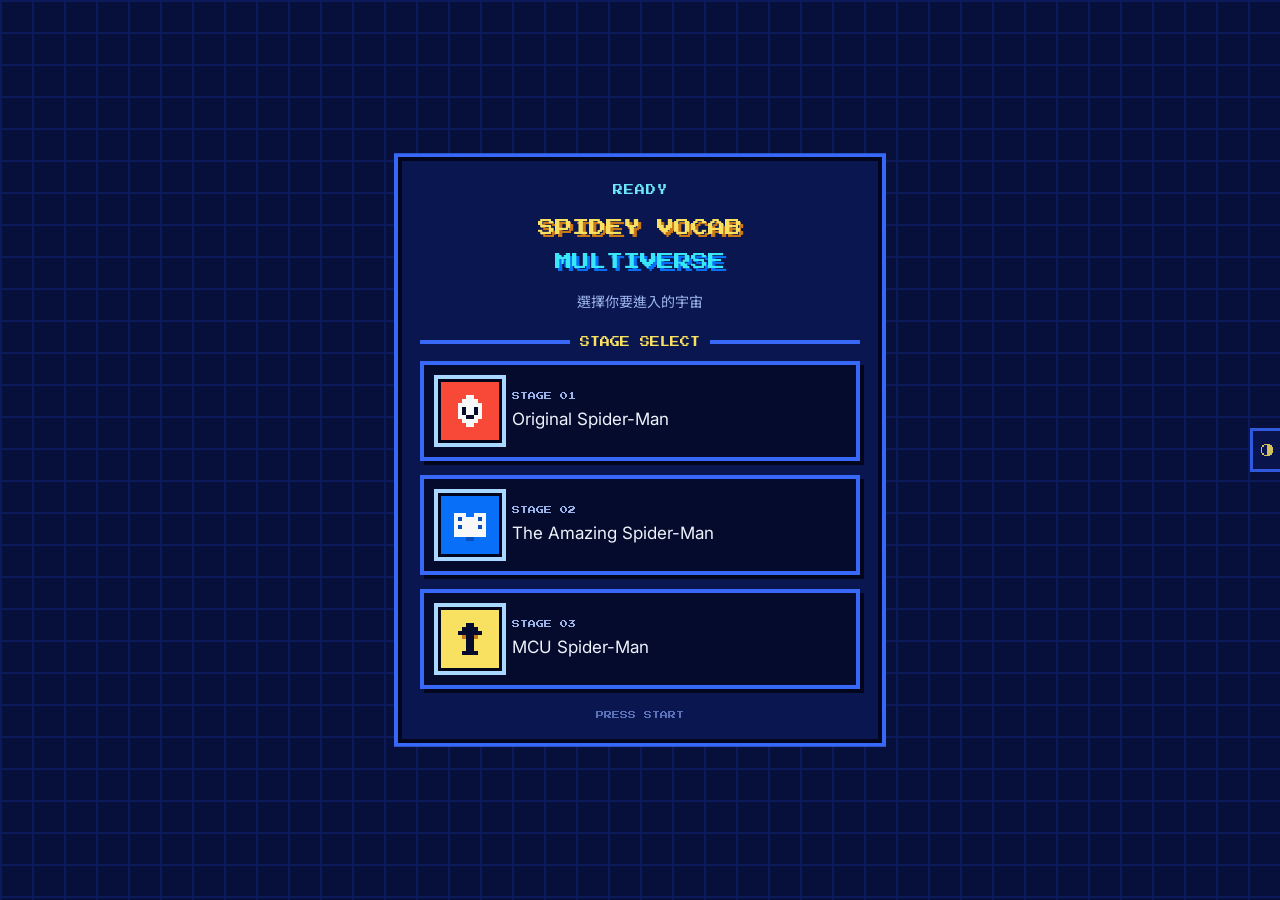
<file: index.html>
<!DOCTYPE html>
<html lang="zh-TW">
<head>
  <meta charset="UTF-8">
  <meta name="viewport" content="width=device-width, initial-scale=1.0, maximum-scale=1.0, user-scalable=no, viewport-fit=cover">
  <title>Spidey Vocab Multiverse</title>
  <link rel="preconnect" href="https://fonts.googleapis.com">
  <link rel="preconnect" href="https://fonts.gstatic.com" crossorigin>
  <link href="https://fonts.googleapis.com/css2?family=DotGothic16&family=Inter:wght@400;500;700&family=Noto+Sans+TC:wght@400;500;700&family=Press+Start+2P&display=swap" rel="stylesheet">
  <link rel="stylesheet" href="./megaman.css">
  <script src="./theme.js"></script>
  <style>
    html, body { margin: 0; min-height: 100%; }
    body {
      display: flex; align-items: center; justify-content: center;
      min-height: 100vh; padding: 24px 16px; box-sizing: border-box;
    }
    .pxf { font-family: var(--mm-pixel); }

    .frame {
      width: 100%; max-width: 440px;
      background: var(--mm-panel);
      border: 4px solid var(--mm-edge);
      box-shadow: inset 0 0 0 4px var(--mm-edge-lo), 6px 6px 0 var(--mm-edge-lo);
      padding: 28px 22px 24px;
      position: relative;
      animation: boot .5s steps(5) both;
    }
    @keyframes boot { from { clip-path: inset(0 0 100% 0); } to { clip-path: inset(0 0 0 0); } }

    .head { text-align: center; margin-bottom: 26px; }
    .ready { font-size: 10px; color: var(--s-blue); letter-spacing: .1em; animation: blink 1s steps(1) infinite; }
    @keyframes blink { 50% { opacity: 0; } }
    .logo { margin: 16px 0 6px; font-size: clamp(18px, 6vw, 26px); }
    .logo span { display: block; color: var(--head2); text-shadow: 3px 3px 0 var(--head2-sh); }
    .sub { font-size: 14px; color: var(--mm-muted); margin-top: 12px; }

    .ttl {
      display: flex; align-items: center; gap: 10px;
      font-size: 10px; color: var(--head); margin: 0 0 14px;
    }
    .ttl::before, .ttl::after { content: ""; flex: 1; height: 4px; background: var(--mm-edge); }

    .stages { display: grid; gap: 14px; }
    .stage {
      display: grid; grid-template-columns: 64px 1fr auto; align-items: center; gap: 14px;
      padding: 10px 14px 10px 10px;
      background: var(--field); color: var(--mm-text); text-decoration: none;
      border: 4px solid var(--mm-edge);
      box-shadow: 4px 4px 0 var(--mm-edge-lo);
      transition: transform .08s steps(2);
    }
    .stage:hover, .stage:focus-visible { border-color: var(--head); outline: none; }
    .stage:hover .arrow, .stage:focus-visible .arrow { visibility: visible; }
    .stage:active { transform: translate(4px, 4px); box-shadow: none; }

    .icon {
      width: 64px; height: 64px; display: grid; place-items: center;
      border: 4px solid var(--mm-edge-hi); box-shadow: inset 0 0 0 3px var(--mm-edge-lo);
    }
    .icon svg { width: 40px; height: 40px; shape-rendering: crispEdges; display: block; }
    .s1 .icon { background: var(--mm-danger); }
    .s2 .icon { background: var(--mm-x-blue); }
    .s3 .icon { background: var(--mm-energy); }

    .name { font-size: 17px; line-height: 1.35; }
    .code { display: block; font-size: 8px; color: var(--mm-muted); margin-bottom: 6px; }
    .arrow { visibility: hidden; font-size: 12px; color: var(--head); animation: blink .6s steps(1) infinite; }

    .foot { margin-top: 22px; text-align: center; font-size: 8px; color: var(--mm-dim); }

    @media (hover: none) { .arrow { visibility: visible; animation: none; } }
    @media (prefers-reduced-motion: reduce) {
      .frame, .ready, .arrow { animation: none; }
    }
  </style>
</head>
<body class="mm-bg">

  <main class="frame">
    <div class="head">
      <div class="ready pxf">READY</div>
      <h1 class="logo">SPIDEY VOCAB<span>MULTIVERSE</span></h1>
      <div class="sub">選擇你要進入的宇宙</div>
    </div>

    <div class="ttl pxf">STAGE SELECT</div>

    <nav class="stages">
      <a class="stage s1" href="./spiderman.html">
        <div class="icon" aria-hidden="true">
          <svg viewBox="0 0 10 10"><path fill="#f8f8f8" d="M4 1h2v1H4zM3 2h4v1H3zM2 3h6v4H2zM3 7h4v1H3zM4 8h2v1H4z"/><path fill="#050b2c" d="M3 4h1v2H3zM6 4h1v2H6zM4 6h2v1H4z"/></svg>
        </div>
        <div class="name"><span class="code pxf">STAGE 01</span>Original Spider-Man</div>
        <div class="arrow pxf">▶</div>
      </a>

      <a class="stage s2" href="./highschool.html">
        <div class="icon" aria-hidden="true">
          <svg viewBox="0 0 10 10"><path fill="#f8f8f8" d="M1 2h3v6H1zM6 2h3v6H6zM4 3h2v5H4z"/><path fill="#0450c0" d="M2 3h1v1H2zM2 5h1v1H2zM7 3h1v1H7zM7 5h1v1H7zM4 8h2v1H4z"/></svg>
        </div>
        <div class="name"><span class="code pxf">STAGE 02</span>The Amazing Spider-Man</div>
        <div class="arrow pxf">▶</div>
      </a>

      <a class="stage s3" href="./juniorhighschool.html">
        <div class="icon" aria-hidden="true">
          <svg viewBox="0 0 10 10"><path fill="#050b2c" d="M4 1h2v1H4zM3 2h4v1H3zM2 3h6v1H2zM4 4h2v5H4zM3 8h4v1H3z"/><path fill="#c87818" d="M3 4h1v1H3zM6 4h1v1H6z"/></svg>
        </div>
        <div class="name"><span class="code pxf">STAGE 03</span>MCU Spider-Man</div>
        <div class="arrow pxf">▶</div>
      </a>
    </nav>

    <div class="foot pxf">PRESS START</div>
  </main>

</body>
</html>
</file>
<file: megaman.css>
/* ═══════════════════════════════════════════════
   洛克人 X 像素主題（覆蓋 Tailwind 樣式，不動功能）
   四種主題：<html data-theme="a|b|c|p">，由 theme.js 切換
     A 深色・清晰閱讀   B 深藍外框＋米白卡片
     C 淺色洛克人       P 全像素（掃描線）
   ═══════════════════════════════════════════════ */

/* ── 共用色 ── */
:root {
  --mm-x-blue: #0870f8;
  --mm-cyan: #38e8f8;
  --mm-energy: #f8e060;
  --mm-energy-lo: #c87818;
  --mm-clear: #58f898;
  --mm-danger: #f84838;
  --mm-orange: #f8a038;
  --mm-pink: #f858a8;
  --mm-purple: #b058f8;
  --mm-ink: #0a1030;
  --mm-pixel: "Press Start 2P", "DotGothic16", monospace;
  --mm-dot: "DotGothic16", "PingFang TC", "Microsoft JhengHei", monospace;
  --mm-clean: "Inter", "Noto Sans TC", "PingFang TC", "Microsoft JhengHei", sans-serif;

  /* 首頁等自訂元件沿用的舊變數名 */
  --mm-bg: var(--page); --mm-panel: var(--s-bg); --mm-deep: var(--deep);
  --mm-edge: var(--edge); --mm-edge-hi: var(--edge-hi); --mm-edge-lo: var(--shadow);
  --mm-text: var(--s-fg); --mm-muted: var(--s-muted); --mm-dim: var(--s-dim);
}

/* ── B（預設）：深藍外框＋米白卡片 ── */
:root, :root[data-theme="b"] {
  --page: #07103a; --grid: #0c1a5c; --grid-w: 2px;
  --field: #050b2c; --field-grid: rgba(56, 104, 248, .12);
  --edge: #3868f8; --edge-hi: #a8d8ff; --shadow: #02061c; --deep: #050b2c;
  --s-bg: #0a1650; --s-bg2: #13236e; --s-fg: #eef2fc; --s-muted: #9db4ea; --s-dim: #5a70b8;
  --s-red: #ff8a7a; --s-blue: #6ee8f8; --s-green: #58f898; --s-gold: #f8e060;
  --i-bg: #f7f2e4; --i-bg2: #ece5d0; --i-fg: #16204a; --i-muted: #5a6892; --i-dim: #9aa3be;
  --i-red: #c8301c; --i-blue: #1f4fd0; --i-green: #117a44; --i-gold: #9a6400;
  --n-blue: #17307e; --n-red: #4e1636; --n-green: #0f4640; --n-yellow: #43391a;
  --head: #f8e060; --head-sh: #c87818; --head2: #38e8f8; --head2-sh: #0870f8;
  --wm: rgba(56, 104, 248, .16);
  --font: var(--mm-clean); --scan: 0;
  color-scheme: dark;
}

/* ── A：深色・清晰閱讀 ── */
:root[data-theme="a"] {
  --page: #0b1450; --grid: #0e1a5c; --grid-w: 1px;
  --field: #0a1447; --field-grid: rgba(56, 104, 248, .08);
  --s-bg: #101d5e; --s-bg2: #172a78; --s-fg: #e6ecfa; --s-muted: #9db4ea; --s-dim: #6a80c0;
  --i-bg: #13226a; --i-bg2: #1a2f82; --i-fg: #eef2fc; --i-muted: #a6bcef; --i-dim: #6a80c0;
  --i-red: #ff8a7a; --i-blue: #6ee8f8; --i-green: #58f898; --i-gold: #f8e060;
}

/* ── C：淺色洛克人 ── */
:root[data-theme="c"] {
  --page: #dfe8fa; --grid: #cfdcf6; --grid-w: 2px;
  --field: #eef3fd; --field-grid: rgba(24, 72, 200, .08);
  --edge: #1848c8; --edge-hi: #0c2a80; --shadow: #0c2a80; --deep: #0c1a5c;
  --s-bg: #ffffff; --s-bg2: #e4ecfb; --s-fg: #14204a; --s-muted: #52618e; --s-dim: #8a96b8;
  --s-red: #c8301c; --s-blue: #1848c8; --s-green: #117a44; --s-gold: #9a6400;
  --i-bg: #ffffff; --i-bg2: #eef3fd; --i-fg: #14204a; --i-muted: #52618e; --i-dim: #8a96b8;
  --i-red: #c8301c; --i-blue: #1848c8; --i-green: #117a44; --i-gold: #9a6400;
  --n-blue: #dce8ff; --n-red: #fde3de; --n-green: #d8f5e6; --n-yellow: #fff2c2;
  --head: #1848c8; --head-sh: #a8c4f8; --head2: #c8401c; --head2-sh: #f8c8b8;
  --wm: rgba(24, 72, 200, .08);
  color-scheme: light;
}

/* ── P：全像素（原洛克人版） ── */
:root[data-theme="p"] {
  --s-fg: #f8f8f8; --s-muted: #88a8e8; --s-dim: #4a64b0;
  --i-bg: #0a1650; --i-bg2: #13236e; --i-fg: #f8f8f8; --i-muted: #88a8e8; --i-dim: #4a64b0;
  --i-red: #ff7a6a; --i-blue: #38e8f8; --i-green: #58f898; --i-gold: #f8e060;
  --n-blue: #102a8a; --n-red: #5a1438; --n-green: #0c4a44; --n-yellow: #4a3a14;
  --font: var(--mm-dot); --scan: 1;
}

/* ═════════ 文字色的層級機制 ═════════
   每一層底色設定 --fg / --muted / --dim / --t-*，裡面的 text-slate-* 自動跟著變，
   所以同一個 class 在深色面板上是淺字、在米白卡片上是深字。 */
body {
  --fg: var(--s-fg); --muted: var(--s-muted); --dim: var(--s-dim);
  --t-red: var(--s-red); --t-blue: var(--s-blue); --t-green: var(--s-green); --t-gold: var(--s-gold);
}

/* ── 基底 ── */
html, body { background-color: var(--page) !important; }
body, body .font-sans, button, input, select, textarea { font-family: var(--font) !important; }
body { color: var(--fg); }
body * { font-style: normal !important; }
.font-black, .font-extrabold { font-weight: 700 !important; }
:root[data-theme="p"] body { -webkit-font-smoothing: none; }
:root[data-theme="p"] :is(.font-black, .font-bold, .font-extrabold, .font-semibold) { font-weight: 400 !important; }
:root[data-theme="p"] img { image-rendering: pixelated; }

.spider-bg, .mm-bg {
  background-color: var(--page) !important;
  background-image:
    linear-gradient(var(--grid) var(--grid-w), transparent var(--grid-w)),
    linear-gradient(90deg, var(--grid) var(--grid-w), transparent var(--grid-w)) !important;
  background-size: 32px 32px !important;
  background-position: 0 0 !important;
}
.comic-halftone-bg, [class*="bg-[url"] {
  background-color: var(--field) !important;
  background-image:
    linear-gradient(var(--field-grid) 2px, transparent 2px),
    linear-gradient(90deg, var(--field-grid) 2px, transparent 2px) !important;
  background-size: 16px 16px !important;
}

/* CRT 掃描線（只有 P） */
body::after {
  content: ""; position: fixed; inset: 0; pointer-events: none; z-index: 9999;
  background: repeating-linear-gradient(0deg, rgba(0, 0, 0, .14) 0 1px, transparent 1px 3px);
  opacity: var(--scan);
}

/* ── 標題：8-bit 字 ── */
h1 {
  font-family: var(--mm-pixel) !important;
  font-size-adjust: .5;
  font-weight: 400 !important;
  letter-spacing: 0 !important;
  line-height: 1.3 !important;
}
h1:not([class*="text-blue"]) { color: var(--head) !important; text-shadow: 3px 3px 0 var(--head-sh) !important; }
h1[class*="text-blue"] { color: var(--head2) !important; text-shadow: 3px 3px 0 var(--head2-sh) !important; }
/* 內嵌 Impact：P 主題與大標題、浮水印用 8-bit 字；其他主題的題目單字改用清楚的粗體 */
[style*="Impact"] { font-family: var(--mm-clean) !important; font-weight: 700 !important; letter-spacing: -.01em !important; }
:root[data-theme="p"] [style*="Impact"], h1[style*="Impact"], .pointer-events-none[style*="Impact"] {
  font-family: var(--mm-pixel) !important;
  font-size-adjust: .5;
  font-weight: 400 !important;
  letter-spacing: 0 !important;
}
[style*="Impact"].text-slate-100, [style*="Impact"].text-slate-200,
.pointer-events-none[style*="Impact"] { color: var(--wm) !important; text-shadow: none !important; }

/* P 主題：英文小標籤也用 8-bit 字 */
:root[data-theme="p"] :is(.uppercase.tracking-widest, .uppercase.tracking-wider, .text-xs.uppercase, .uppercase.tracking-tight):not(select, input, textarea, h1) {
  font-family: var(--mm-pixel) !important;
  font-size-adjust: .42;
  letter-spacing: .02em !important;
  line-height: 1.7 !important;
}

/* ── 方角 ── */
[class*="rounded"], button, input, select, textarea { border-radius: 0 !important; }

/* ── 硬陰影：一律改為像素影 ── */
[class*="shadow-["], .comic-shadow, .comic-shadow-red, .comic-shadow-blue, .comic-shadow-yellow {
  box-shadow: 4px 4px 0 0 var(--shadow) !important;
}
[class*="shadow-[2px"], [class*="shadow-[3px"], [class*="shadow-[-2px"], .comic-shadow-small {
  box-shadow: 2px 2px 0 0 var(--shadow) !important;
}
[class*="shadow-[8px"], [class*="shadow-[12px"] { box-shadow: 6px 6px 0 0 var(--shadow) !important; }
[class*="shadow-[80px"], [class*="shadow-[-80px"] { box-shadow: none !important; }
.shadow-md, .shadow-sm, .shadow-lg, .shadow-xl { box-shadow: 3px 3px 0 0 var(--shadow) !important; }
.shadow-none, [class*="active:shadow-none"]:active, .active\:comic-pressed:active { box-shadow: none !important; }
.active\:comic-pressed:active { transform: translate(3px, 3px) !important; }

/* ── 邊框 ── */
.border-slate-900, .border-slate-800, .comic-border { border-color: var(--edge) !important; }
.border-slate-200, .border-slate-300 { border-color: var(--s-bg2) !important; }
.border-indigo-300, .border-blue-600 { border-color: var(--edge-hi) !important; }
.border-red-400, .border-red-500, .border-red-600 { border-color: var(--mm-danger) !important; }
.border-green-500, .border-green-600 { border-color: var(--mm-clear) !important; }
.border-yellow-400 { border-color: var(--mm-energy) !important; }

/* ── 面板（白卡片） ── */
.bg-white, .bg-slate-50, .bg-slate-100 {
  background-color: var(--s-bg) !important;
  --fg: var(--s-fg); --muted: var(--s-muted); --dim: var(--s-dim);
  --t-red: var(--s-red); --t-blue: var(--s-blue); --t-green: var(--s-green); --t-gold: var(--s-gold);
}
.bg-slate-200, .bg-slate-300 { background-color: var(--s-bg2) !important; }

/* 內層卡片：閃卡、面板裡的卡片、單獨的大卡片（B 主題會變米白） */
:is(.bg-white, .bg-slate-50, .bg-slate-100) :is(.bg-white, .bg-slate-50, .bg-slate-100):not(select, button, [class*="border-b-4"], [class*="border-t-4"], [class*="border-r-4"], [class*="rounded-full"], [class*="h-4"]),
.bg-white:is([class*="rounded-2xl"], [class*="rounded-[1.5rem]"], [class*="rounded-[2rem]"]),
.backface-hidden:is(.bg-white, .bg-slate-50, .bg-slate-100) {
  background-color: var(--i-bg) !important;
  --fg: var(--i-fg); --muted: var(--i-muted); --dim: var(--i-dim);
  --t-red: var(--i-red); --t-blue: var(--i-blue); --t-green: var(--i-green); --t-gold: var(--i-gold);
}
:is(.bg-white, .bg-slate-50, .bg-slate-100) :is(.bg-white, .bg-slate-50, .bg-slate-100) :is(.bg-slate-50, .bg-slate-100):not(select, [class*="rounded-full"]) {
  background-color: var(--i-bg2) !important;
}

.bg-slate-500, .bg-slate-700 { background-color: var(--s-dim) !important; }
.bg-slate-800, .bg-slate-900 {
  background-color: var(--deep) !important;
  --fg: #f0f4ff; --muted: #a8b8e0; --dim: #6a80c0;
}
[class*="bg-slate-900/"] { background-color: rgba(2, 6, 28, .85) !important; }
[class*="bg-white/"] { background-color: rgba(168, 216, 255, .18) !important; }

/* 淡色底（答對答錯提示、標籤） */
.bg-indigo-50, .bg-indigo-100, .bg-blue-50, .bg-blue-100 { background-color: var(--n-blue) !important; }
.bg-red-50, .bg-red-100, .bg-red-200, .bg-pink-100 { background-color: var(--n-red) !important; }
.bg-green-100, .bg-green-200 { background-color: var(--n-green) !important; }
.bg-yellow-50, .bg-yellow-100, .bg-yellow-200, .bg-orange-100 { background-color: var(--n-yellow) !important; }
:is(.bg-indigo-50, .bg-indigo-100, .bg-blue-50, .bg-blue-100, .bg-red-50, .bg-red-100, .bg-red-200, .bg-pink-100,
    .bg-green-100, .bg-green-200, .bg-yellow-50, .bg-yellow-100, .bg-yellow-200, .bg-orange-100) {
  --fg: var(--s-fg); --muted: var(--s-muted); --dim: var(--s-dim);
  --t-red: var(--s-red); --t-blue: var(--s-blue); --t-green: var(--s-green); --t-gold: var(--s-gold);
}

/* 主色按鈕：X 藍、警示紅、能量黃、回復綠 */
.bg-blue-500, .bg-blue-600, .bg-indigo-600 {
  background-color: var(--mm-x-blue) !important;
  box-shadow: inset 0 -4px 0 #0450c0, 4px 4px 0 0 var(--shadow) !important;
}
.bg-red-500, .bg-red-600, .bg-pink-600 {
  background-color: var(--mm-danger) !important;
  box-shadow: inset 0 -4px 0 #a81810, 4px 4px 0 0 var(--shadow) !important;
}
.bg-yellow-300, .bg-yellow-400, .bg-amber-300, .bg-amber-400 {
  background-color: var(--mm-energy) !important;
  box-shadow: inset 0 -4px 0 var(--mm-energy-lo), 4px 4px 0 0 var(--shadow) !important;
}
.bg-green-300, .bg-green-400, .bg-green-500, .bg-green-600 {
  background-color: var(--mm-clear) !important;
  box-shadow: inset 0 -4px 0 #18a858, 4px 4px 0 0 var(--shadow) !important;
}
.bg-orange-300, .bg-orange-400 {
  background-color: var(--mm-orange) !important;
  box-shadow: inset 0 -4px 0 #b86010, 4px 4px 0 0 var(--shadow) !important;
}
.bg-purple-500, .bg-purple-600 { background-color: var(--mm-purple) !important; }
.bg-pink-300, .bg-pink-400, .bg-pink-500 { background-color: var(--mm-pink) !important; }
.shadow-none:is(.bg-blue-500, .bg-blue-600, .bg-red-500, .bg-red-600, .bg-yellow-300, .bg-yellow-400, .bg-green-400) { box-shadow: none !important; }

/* 亮底上的字一律深色 */
:is(.bg-yellow-300, .bg-yellow-400, .bg-amber-300, .bg-amber-400, .bg-green-300, .bg-green-400,
    .bg-green-500, .bg-green-600, .bg-orange-300, .bg-orange-400) {
  --fg: var(--mm-ink); --muted: #3a3a50; --dim: #5a5a70;
  --t-red: #a81810; --t-blue: #0c3aa8; --t-green: #0a5a30; --t-gold: #6a4400;
  color: var(--mm-ink);
}
:is(.bg-yellow-300, .bg-yellow-400, .bg-amber-300, .bg-amber-400, .bg-green-300, .bg-green-400,
    .bg-green-500, .bg-green-600, .bg-orange-300, .bg-orange-400):is(.text-white),
:is(.bg-yellow-300, .bg-yellow-400, .bg-amber-300, .bg-amber-400, .bg-green-300, .bg-green-400,
    .bg-green-500, .bg-green-600, .bg-orange-300, .bg-orange-400) .text-white { color: var(--mm-ink) !important; }

/* ── 文字色 ── */
.text-slate-900, .text-slate-800, .text-slate-700, .text-black { color: var(--fg) !important; }
.text-slate-600, .text-slate-500, .text-slate-400 { color: var(--muted) !important; }
.text-slate-300 { color: var(--dim) !important; }
.text-slate-100 { color: var(--wm) !important; }
.text-red-500, .text-red-600, .text-red-800, .text-pink-900 { color: var(--t-red) !important; }
.text-blue-600, .text-blue-700, .text-blue-900, .text-indigo-700, .text-indigo-900 { color: var(--t-blue) !important; }
.text-green-600 { color: var(--t-green) !important; }
.text-amber-600 { color: var(--t-gold) !important; }

/* ── 表單 ── */
input, select, textarea { color: var(--fg) !important; }
input::placeholder, textarea::placeholder { color: var(--dim) !important; }
select option { background: var(--s-bg); color: var(--s-fg); }
input:focus, select:focus, textarea:focus { outline: 3px solid var(--mm-energy) !important; outline-offset: 0; }

/* ── 捲軸 ── */
.custom-scrollbar::-webkit-scrollbar { width: 12px; }
.custom-scrollbar::-webkit-scrollbar-track { background: var(--s-bg2) !important; border-left: 4px solid var(--edge) !important; }
.custom-scrollbar::-webkit-scrollbar-thumb { background-color: var(--mm-energy) !important; border: 2px solid var(--shadow) !important; border-radius: 0 !important; }

/* ── 動效：8-bit 步進感 ── */
.spidey-alert { animation: mmHit .36s steps(4) both !important; }
@keyframes mmHit {
  0%, 50% { filter: brightness(1.6) saturate(.3); transform: translateX(-4px); }
  25%, 75% { filter: none; transform: translateX(4px); }
  100% { filter: none; transform: none; }
}
.btn-thwip-effect:active::after {
  content: 'PEW!' !important;
  font-family: var(--mm-pixel) !important;
  font-size: 14px !important;
  color: var(--mm-energy) !important;
  text-shadow: 2px 2px 0 var(--mm-energy-lo) !important;
  transform: none !important;
}

/* ═════════ 主題切換按鈕（theme.js 產生） ═════════ */
.mm-switch {
  position: fixed; z-index: 10000;
  right: 0; top: 50%; transform: translateY(-50%);
  display: flex; flex-direction: row; align-items: center; gap: 6px;
  font-family: var(--mm-pixel);
}
.mm-switch button {
  font-family: var(--mm-pixel) !important; font-size: 9px; line-height: 1;
  color: #eef2fc; background: #0a1650; cursor: pointer;
  border: 3px solid #3868f8; box-shadow: 3px 3px 0 #02061c;
  padding: 8px 9px; min-height: 34px;
}
.mm-switch button:active { transform: translate(3px, 3px); box-shadow: none; }
.mm-switch button:focus-visible { outline: 3px solid var(--mm-energy) !important; }
.mm-switch .mm-toggle { width: 30px; height: 44px; padding: 0; display: grid; place-items: center; border-right: 0; box-shadow: none; opacity: .85; }
.mm-switch .mm-toggle:hover, .mm-switch.open .mm-toggle { opacity: 1; }
.mm-switch .mm-toggle svg { width: 16px; height: 16px; shape-rendering: crispEdges; display: block; }
.mm-switch .mm-menu { display: none; flex-direction: column; gap: 6px; align-items: stretch; }
.mm-switch.open .mm-menu { display: flex; }
.mm-switch .mm-menu button { display: flex; align-items: center; gap: 8px; text-align: left; white-space: nowrap; }
.mm-switch .mm-menu button span { font-family: var(--mm-clean); font-size: 13px; font-weight: 500; }
.mm-switch .mm-menu button i { width: 14px; height: 14px; flex: none; border: 2px solid #02061c; }
.mm-switch .mm-menu button[aria-pressed="true"] { border-color: var(--mm-energy); color: var(--mm-energy); }
</file>
